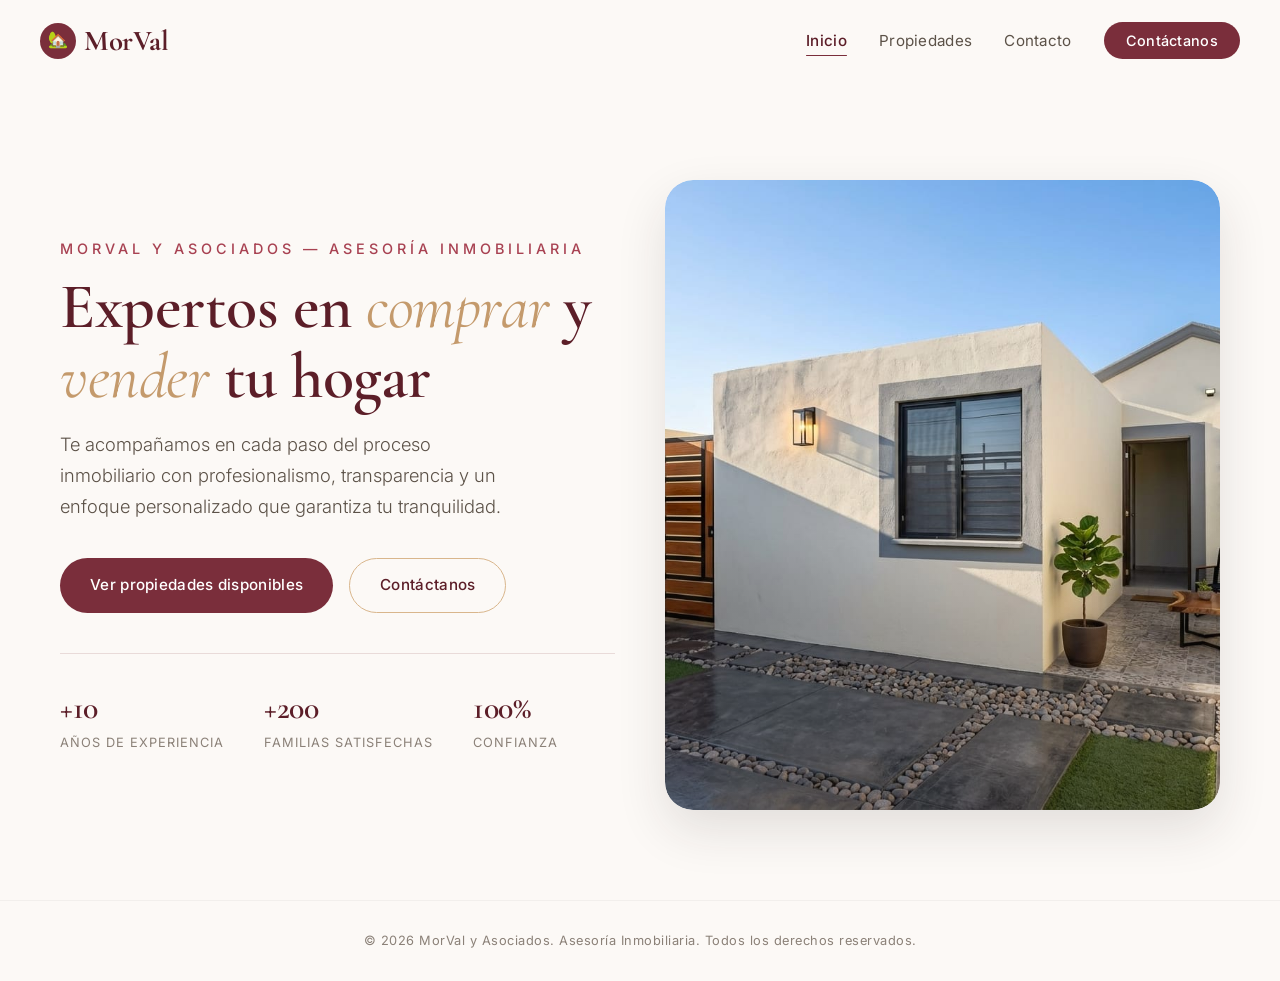
<file: index.html>
<!DOCTYPE html>
<html lang="es">
<head>
    <meta charset="UTF-8">
    <meta name="viewport" content="width=device-width, initial-scale=1.0">
    <title>MorVal y Asociados — Asesoría Inmobiliaria</title>
    <link href="https://fonts.googleapis.com/css2?family=Cormorant+Garamond:ital,wght@0,300;0,400;0,500;0,600;0,700;1,300;1,400&family=Inter:wght@300;400;500;600&display=swap" rel="stylesheet">
    <link rel="stylesheet" href="estilos.css">
</head>
<body>
    <nav class="navbar" id="navbar">
        <a href="index.html" class="navbar-brand">
            <span class="icon">🏡</span> MorVal
        </a>
        <ul class="nav-links" id="navLinks">
            <li><a href="index.html" class="active">Inicio</a></li>
            <li><a href="catalogo.html">Propiedades</a></li>
            <li><a href="contacto.html">Contacto</a></li>
            <li><a href="contacto.html" class="btn-contact-nav">Contáctanos</a></li>
        </ul>
        <button class="menu-toggle" id="menuToggle" aria-label="Menú">
            <span></span><span></span><span></span>
        </button>
    </nav>

    <main class="page-content">
        <div class="hero">
            <div class="hero-content">
                <p class="hero-eyebrow">MorVal y Asociados — Asesoría Inmobiliaria</p>
                <h1 class="hero-title">Expertos en <span>comprar</span> y <span>vender</span> tu hogar</h1>
                <p class="hero-subtitle">
                    Te acompañamos en cada paso del proceso inmobiliario con profesionalismo, transparencia y un enfoque personalizado que garantiza tu tranquilidad.
                </p>
                <div class="hero-buttons">
                    <a href="catalogo.html" class="btn btn-primary">Ver propiedades disponibles</a>
                    <a href="contacto.html" class="btn btn-outline">Contáctanos</a>
                </div>
                <div class="hero-stats">
                    <div class="hero-stat">
                        <div class="hero-stat-number">+10</div>
                        <div class="hero-stat-label">Años de experiencia</div>
                    </div>
                    <div class="hero-stat">
                        <div class="hero-stat-number">+200</div>
                        <div class="hero-stat-label">Familias satisfechas</div>
                    </div>
                    <div class="hero-stat">
                        <div class="hero-stat-number">100%</div>
                        <div class="hero-stat-label">Confianza</div>
                    </div>
                </div>
            </div>
            <div class="hero-image">
                <img src="imagenes_casas/casa_inicio.jpeg"
                alt="Casa elegante" loading="eager">
            </div>
        </div>
    </main>

    <footer class="footer">
        © 2026 MorVal y Asociados. Asesoría Inmobiliaria. Todos los derechos reservados.
    </footer>

    <script src="script.js"></script>
</body>
</html>
</file>
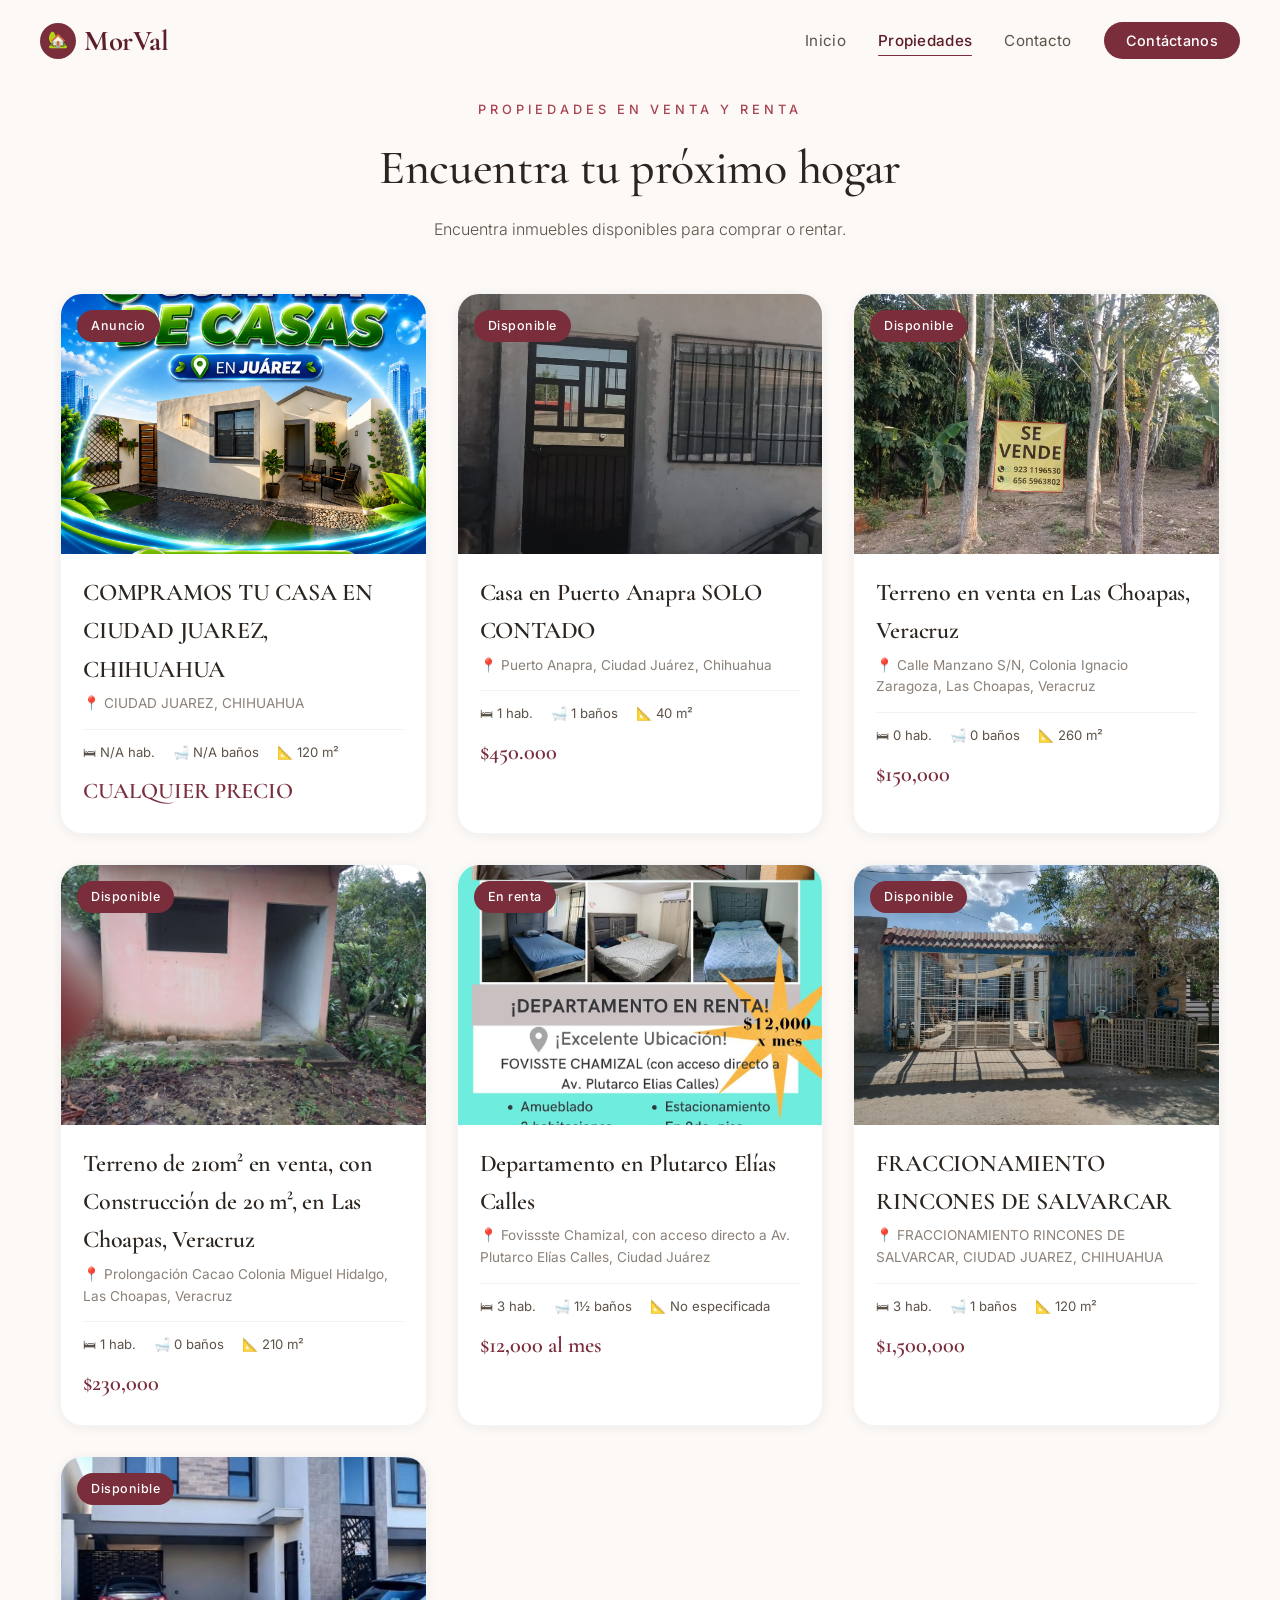
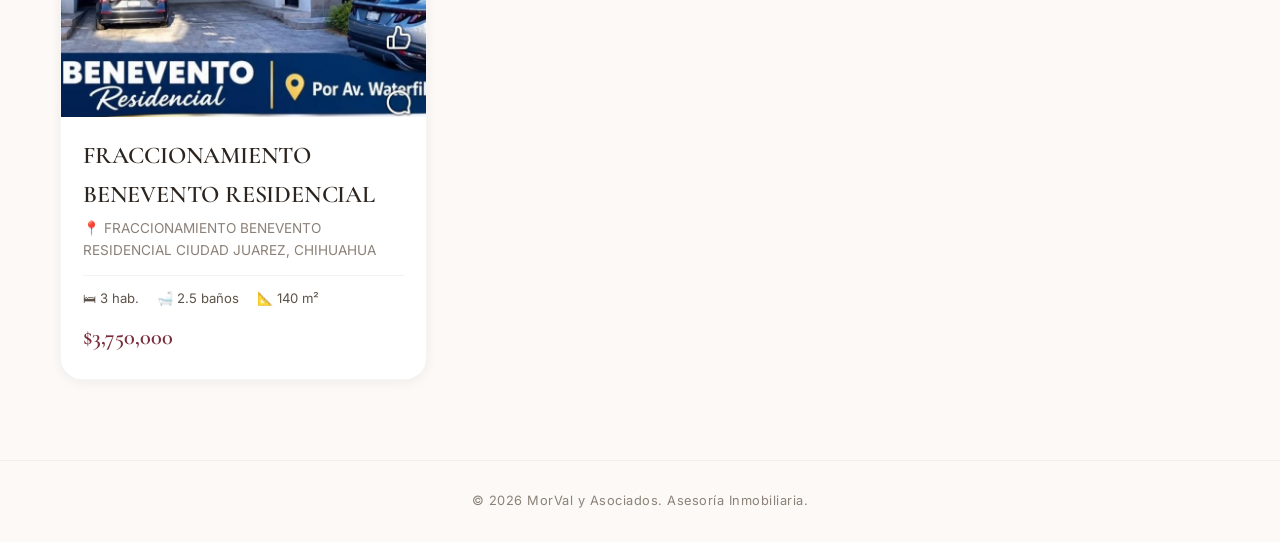
<file: catalogo.html>
<!DOCTYPE html>
<html lang="es">
<head>
    <meta charset="UTF-8">
    <meta name="viewport" content="width=device-width, initial-scale=1.0">
    <title>Propiedades en venta y renta — MorVal y Asociados</title>
    <link href="https://fonts.googleapis.com/css2?family=Cormorant+Garamond:ital,wght@0,300;0,400;0,500;0,600;0,700;1,300;1,400&family=Inter:wght@300;400;500;600&display=swap" rel="stylesheet">
    <link rel="stylesheet" href="estilos.css">
</head>
<body id="catalog-page">
    <nav class="navbar" id="navbar">
        <a href="index.html" class="navbar-brand">
            <span class="icon">🏡</span> MorVal
        </a>
        <ul class="nav-links" id="navLinks">
            <li><a href="index.html">Inicio</a></li>
            <li><a href="catalogo.html" class="active">Propiedades</a></li>
            <li><a href="contacto.html">Contacto</a></li>
            <li><a href="contacto.html" class="btn-contact-nav">Contáctanos</a></li>
        </ul>
        <button class="menu-toggle" id="menuToggle" aria-label="Menú">
            <span></span><span></span><span></span>
        </button>
    </nav>

    <main class="page-content">
        <div class="section-header">
            <p class="section-tag">Propiedades en venta y renta</p>
            <h2 class="section-title">Encuentra tu próximo hogar</h2>
            <p class="section-subtitle">Encuentra inmuebles disponibles para comprar o rentar.</p>
        </div>
        <div class="catalog-grid" id="catalogGrid"></div>
    </main>

    <footer class="footer">
        © 2026 MorVal y Asociados. Asesoría Inmobiliaria.
    </footer>

    <script src="script.js"></script>
</body>
</html>
</file>
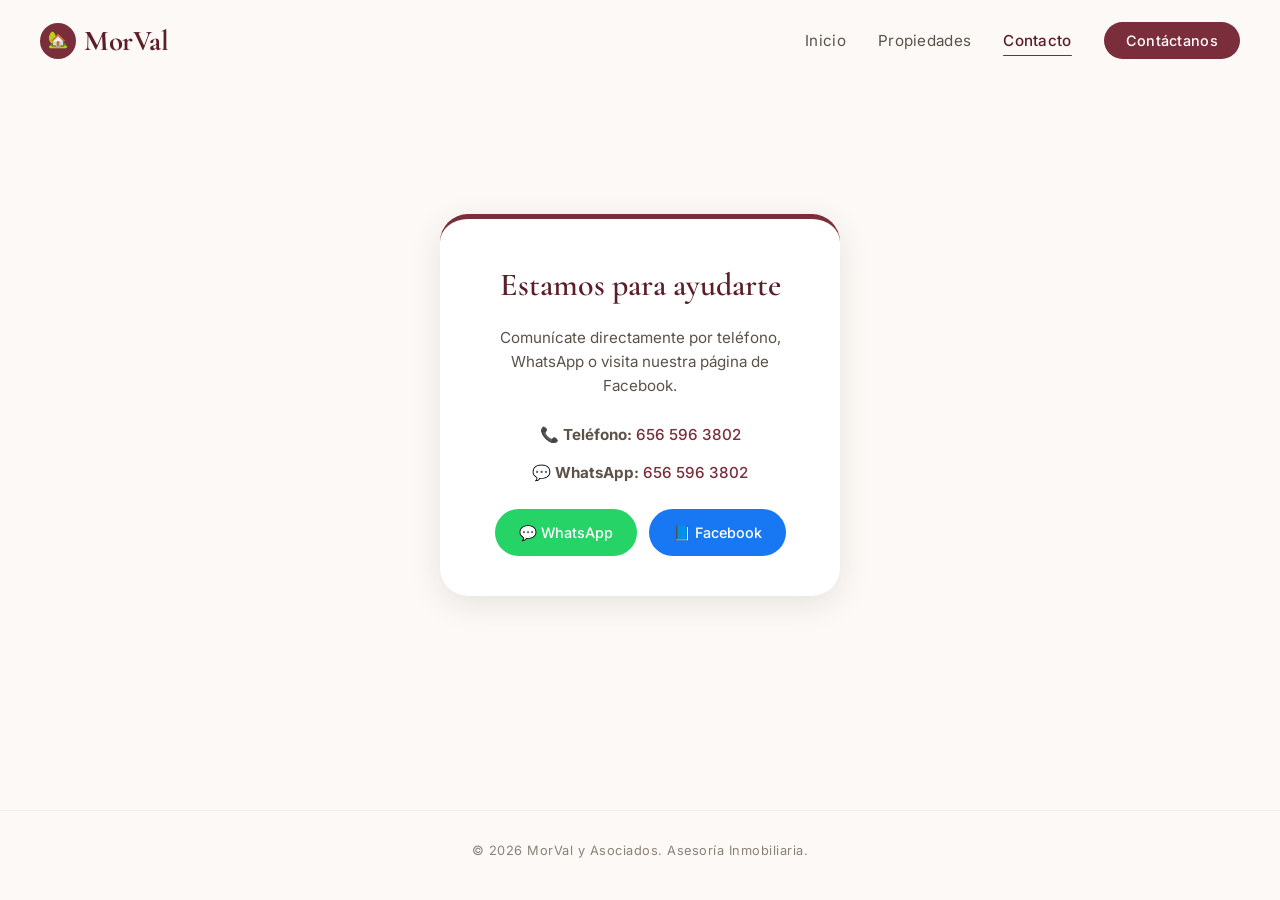
<file: contacto.html>
<!DOCTYPE html>
<html lang="es">
<head>
    <meta charset="UTF-8">
    <meta name="viewport" content="width=device-width, initial-scale=1.0">
    <title>Contacto — MorVal y Asociados</title>
    <link href="https://fonts.googleapis.com/css2?family=Cormorant+Garamond:ital,wght@0,300;0,400;0,500;0,600;0,700;1,300;1,400&family=Inter:wght@300;400;500;600&display=swap" rel="stylesheet">
    <link rel="stylesheet" href="estilos.css">
</head>
<body id="contact-page">
    <nav class="navbar" id="navbar">
        <a href="index.html" class="navbar-brand">
            <span class="icon">🏡</span> MorVal
        </a>
        <ul class="nav-links" id="navLinks">
            <li><a href="index.html">Inicio</a></li>
            <li><a href="catalogo.html">Propiedades</a></li>
            <li><a href="contacto.html" class="active">Contacto</a></li>
            <li><a href="contacto.html" class="btn-contact-nav">Contáctanos</a></li>
        </ul>
        <button class="menu-toggle" id="menuToggle" aria-label="Menú">
            <span></span><span></span><span></span>
        </button>
    </nav>

    <main class="page-content">
        <div class="contact-wrapper">
            <div class="contact-card">
                <h3>Estamos para ayudarte</h3>
                <p>Comunícate directamente por teléfono, WhatsApp o visita nuestra página de Facebook.</p>
                <div class="contact-info-vertical">
                    <div>📞 <strong>Teléfono:</strong> <a href="tel:+526565963802">656 596 3802</a></div>
                    <div>💬 <strong>WhatsApp:</strong> <a href="https://wa.me/526565963802" target="_blank">656 596 3802</a></div>
                </div>
                <div class="contact-buttons">
                    <a href="https://wa.me/526565963802" target="_blank" class="btn-whatsapp">
                        💬 WhatsApp
                    </a>
                    <a href="https://www.facebook.com/profile.php?id=61592575865942" target="_blank" class="btn-facebook">
                        📘 Facebook
                    </a>
                </div>
            </div>
        </div>
    </main>

    <footer class="footer">
        © 2026 MorVal y Asociados. Asesoría Inmobiliaria.
    </footer>

    <script src="script.js"></script>
</body>
</html>
</file>
<file: estilos.css>
:root {
    --bg-cream: #FCF9F6;
    --bg-warm: #F7F1EA;
    --wine: #7A2E3B;
    --wine-light: #A84252;
    --wine-dark: #5C1E28;
    --gold: #C49A6C;
    --gold-light: #D9B68C;
    --text-dark: #2C241E;
    --text-medium: #5C5248;
    --text-light: #8B8178;
    --white: #FFFFFF;
    --shadow-sm: 0 2px 12px rgba(44, 36, 30, 0.06);
    --shadow-md: 0 8px 32px rgba(44, 36, 30, 0.10);
    --shadow-lg: 0 20px 50px rgba(44, 36, 30, 0.12);
    --radius-sm: 8px;
    --radius-md: 14px;
    --radius-lg: 22px;
    --radius-xl: 28px;
    --transition: 0.35s cubic-bezier(0.25, 0.1, 0.25, 1);
}

* {
    margin: 0;
    padding: 0;
    box-sizing: border-box;
}

html {
    scroll-behavior: smooth;
}

body {
    font-family: 'Inter', sans-serif;
    background-color: var(--bg-cream);
    color: var(--text-dark);
    line-height: 1.6;
    overflow-x: hidden;
    -webkit-font-smoothing: antialiased;
}

/* ========== NAVBAR ========== */
.navbar {
    position: fixed;
    top: 0;
    left: 0;
    width: 100%;
    z-index: 1000;
    padding: 18px 40px;
    display: flex;
    align-items: center;
    justify-content: space-between;
    transition: var(--transition);
    background: transparent;
}

.navbar.scrolled {
    background: rgba(252, 249, 246, 0.92);
    backdrop-filter: blur(18px);
    -webkit-backdrop-filter: blur(18px);
    box-shadow: var(--shadow-sm);
    padding: 12px 40px;
}

.navbar-brand {
    font-family: 'Cormorant Garamond', serif;
    font-size: 1.8rem;
    font-weight: 700;
    color: var(--wine-dark);
    letter-spacing: -0.5px;
    text-decoration: none;
    display: flex;
    align-items: center;
    gap: 8px;
    cursor: pointer;
}

.navbar-brand .icon {
    width: 36px;
    height: 36px;
    background: var(--wine);
    border-radius: 50%;
    display: flex;
    align-items: center;
    justify-content: center;
    font-size: 1rem;
    color: white;
    transition: var(--transition);
}

.navbar.scrolled .navbar-brand .icon {
    background: var(--wine-dark);
}

.nav-links {
    display: flex;
    list-style: none;
    gap: 32px;
    align-items: center;
}

.nav-links a {
    text-decoration: none;
    color: var(--text-medium);
    font-size: 0.95rem;
    font-weight: 400;
    letter-spacing: 0.3px;
    transition: var(--transition);
    position: relative;
    padding: 6px 0;
    cursor: pointer;
}

.nav-links a::after {
    content: '';
    position: absolute;
    bottom: 0;
    left: 0;
    width: 0%;
    height: 1.5px;
    background: var(--wine);
    transition: var(--transition);
    border-radius: 2px;
}

.nav-links a:hover {
    color: var(--text-dark);
}
.nav-links a:hover::after {
    width: 100%;
}
.nav-links a.active {
    color: var(--wine-dark);
    font-weight: 500;
}
.nav-links a.active::after {
    width: 100%;
}

.btn-contact-nav {
    background: var(--wine);
    color: white !important;
    padding: 10px 22px !important;
    border-radius: 50px;
    font-weight: 500 !important;
    letter-spacing: 0.3px;
    transition: var(--transition);
    font-size: 0.9rem !important;
    cursor: pointer;
    border: none;
}
.btn-contact-nav:hover {
    background: var(--wine-dark);
    transform: translateY(-2px);
    box-shadow: var(--shadow-md);
}
.btn-contact-nav::after {
    display: none !important;
}

.menu-toggle {
    display: none;
    flex-direction: column;
    gap: 6px;
    cursor: pointer;
    z-index: 1001;
    background: none;
    border: none;
    padding: 6px;
}
.menu-toggle span {
    width: 26px;
    height: 2px;
    background: var(--text-dark);
    border-radius: 3px;
    transition: var(--transition);
}

/* ========== PAGE CONTENT ========== */
.page-content {
    min-height: 100vh;
    padding-top: 90px;
}

/* ========== HOME PAGE ========== */
.hero {
    display: flex;
    align-items: center;
    min-height: calc(100vh - 90px);
    padding: 0 60px;
    gap: 50px;
}

.hero-content {
    flex: 1;
    z-index: 2;
}

.hero-eyebrow {
    font-family: 'Inter', sans-serif;
    font-size: 0.9rem;
    letter-spacing: 4px;
    text-transform: uppercase;
    color: var(--wine-light);
    margin-bottom: 12px;
    font-weight: 500;
}

.hero-title {
    font-family: 'Cormorant Garamond', serif;
    font-size: 4rem;
    font-weight: 600;
    line-height: 1.1;
    color: var(--wine-dark);
    margin-bottom: 16px;
    letter-spacing: -0.5px;
}
.hero-title span {
    color: var(--gold);
    font-style: italic;
    font-weight: 400;
}

.hero-subtitle {
    font-size: 1.15rem;
    color: var(--text-medium);
    max-width: 460px;
    margin-bottom: 36px;
    line-height: 1.7;
    font-weight: 300;
}

.hero-buttons {
    display: flex;
    gap: 16px;
    flex-wrap: wrap;
}

.btn {
    padding: 14px 30px;
    border-radius: 50px;
    font-size: 0.95rem;
    font-weight: 500;
    letter-spacing: 0.3px;
    cursor: pointer;
    transition: var(--transition);
    text-decoration: none;
    display: inline-flex;
    align-items: center;
    gap: 8px;
    border: none;
    font-family: 'Inter', sans-serif;
}

.btn-primary {
    background: var(--wine);
    color: white;
}
.btn-primary:hover {
    background: var(--wine-dark);
    transform: translateY(-3px);
    box-shadow: var(--shadow-lg);
}

.btn-outline {
    background: transparent;
    color: var(--wine-dark);
    border: 1.5px solid var(--gold-light);
}
.btn-outline:hover {
    background: var(--gold-light);
    border-color: var(--gold-light);
    color: white;
    transform: translateY(-3px);
    box-shadow: var(--shadow-md);
}

.hero-image {
    flex: 1;
    position: relative;
    height: 70vh;
    min-height: 500px;
    border-radius: var(--radius-xl);
    overflow: hidden;
    box-shadow: var(--shadow-lg);
    z-index: 1;
}
.hero-image img {
    width: 100%;
    height: 100%;
    object-fit: cover;
    border-radius: var(--radius-xl);
    transition: transform 1.2s ease;
}
.hero-image:hover img {
    transform: scale(1.04);
}

.hero-image::before {
    content: '';
    position: absolute;
    inset: 0;
    background: linear-gradient(180deg, transparent 55%, rgba(44, 36, 30, 0.3) 100%);
    border-radius: var(--radius-xl);
    z-index: 2;
    pointer-events: none;
}

.hero-stats {
    display: flex;
    gap: 40px;
    margin-top: 40px;
    padding-top: 28px;
    border-top: 1px solid rgba(122, 46, 59, 0.15);
}
.hero-stat {
    text-align: left;
}
.hero-stat-number {
    font-family: 'Cormorant Garamond', serif;
    font-size: 2rem;
    font-weight: 600;
    color: var(--wine-dark);
    letter-spacing: -0.5px;
}
.hero-stat-label {
    font-size: 0.8rem;
    color: var(--text-light);
    letter-spacing: 1px;
    text-transform: uppercase;
    font-weight: 400;
}

/* ========== CATALOG PAGE ========== */
#catalog-page .page-content {
    padding: 100px 60px 80px;
}

.section-header {
    text-align: center;
    margin-bottom: 50px;
}
.section-tag {
    font-size: 0.8rem;
    letter-spacing: 4px;
    text-transform: uppercase;
    color: var(--wine-light);
    font-weight: 500;
    margin-bottom: 10px;
}
.section-title {
    font-family: 'Cormorant Garamond', serif;
    font-size: 3rem;
    font-weight: 500;
    color: var(--text-dark);
    letter-spacing: -0.3px;
}
.section-subtitle {
    color: var(--text-medium);
    font-weight: 300;
    max-width: 500px;
    margin: 10px auto 0;
    font-size: 1rem;
}

.catalog-grid {
    display: grid;
    grid-template-columns: repeat(auto-fill, minmax(340px, 1fr));
    gap: 30px;
    max-width: 1300px;
    margin: 0 auto;
}

.house-card {
    background: var(--white);
    border-radius: var(--radius-lg);
    overflow: hidden;
    cursor: pointer;
    transition: var(--transition);
    box-shadow: var(--shadow-sm);
    position: relative;
    border: 1px solid rgba(0, 0, 0, 0.04);
    text-decoration: none;
    color: inherit;
    display: block;
}
.house-card:hover {
    transform: translateY(-8px);
    box-shadow: var(--shadow-lg);
}

.house-card-image {
    width: 100%;
    height: 260px;
    overflow: hidden;
    position: relative;
}
.house-card-image img {
    width: 100%;
    height: 100%;
    object-fit: cover;
    transition: transform 0.7s ease;
}
.house-card:hover .house-card-image img {
    transform: scale(1.06);
}
.house-card-badge {
    position: absolute;
    top: 16px;
    left: 16px;
    background: var(--wine);
    color: white;
    padding: 6px 14px;
    border-radius: 50px;
    font-size: 0.78rem;
    font-weight: 500;
    letter-spacing: 0.5px;
    z-index: 2;
}
.house-card-body {
    padding: 20px 22px 24px;
}
.house-card-title {
    font-family: 'Cormorant Garamond', serif;
    font-size: 1.5rem;
    font-weight: 600;
    color: var(--text-dark);
    margin-bottom: 4px;
    letter-spacing: -0.2px;
}
.house-card-location {
    font-size: 0.85rem;
    color: var(--text-light);
    margin-bottom: 14px;
    display: flex;
    align-items: center;
    gap: 5px;
}
.house-card-features {
    display: flex;
    gap: 18px;
    flex-wrap: wrap;
    font-size: 0.82rem;
    color: var(--text-medium);
    padding-top: 12px;
    border-top: 1px solid rgba(0, 0, 0, 0.05);
}
.house-card-features span {
    display: flex;
    align-items: center;
    gap: 4px;
}
.house-card-price {
    font-family: 'Cormorant Garamond', serif;
    font-size: 1.4rem;
    font-weight: 600;
    color: var(--wine);
    margin-top: 10px;
}

/* ========== DETAIL PAGE ========== */
.detail-container {
    max-width: 1000px;
    margin: 0 auto;
    padding: 40px 30px;
}

.detail-image {
    width: 100%;
    height: 450px;
    object-fit: cover;
    border-radius: var(--radius-xl);
    margin-bottom: 30px;
    box-shadow: var(--shadow-md);
}

.detail-gallery {
    position: relative;
}
.gallery-main {
    position: relative;
}
.carousel-btn {
    position: absolute;
    top: 50%;
    transform: translateY(-50%);
    z-index: 5;
    background: rgba(0,0,0,0.45);
    color: white;
    border: none;
    width: 44px;
    height: 44px;
    border-radius: 50%;
    display: inline-flex;
    align-items: center;
    justify-content: center;
    font-size: 1.6rem;
    cursor: pointer;
}
.carousel-prev {
    left: 12px;
}
.carousel-next {
    right: 12px;
}
.gallery-thumbs {
    display: none; /* hidden by default; thumbnails available if you want them visible */
    margin-top: 14px;
    display: flex;
    gap: 10px;
}
.gallery-thumbs .thumb-btn {
    border: none;
    padding: 0;
    background: transparent;
    cursor: pointer;
}
.gallery-thumbs img {
    width: 84px;
    height: 60px;
    object-fit: cover;
    border-radius: 8px;
    box-shadow: var(--shadow-sm);
}

/* ========== LIGHTBOX ========== */
.lightbox {
    position: fixed;
    inset: 0;
    display: none;
    align-items: center;
    justify-content: center;
    background: rgba(0,0,0,0.85);
    z-index: 2000;
    padding: 20px;
}
.lightbox.active {
    display: flex;
}
.lightbox-content {
    max-width: 1200px;
    max-height: 90vh;
    width: 100%;
    display: flex;
    align-items: center;
    justify-content: center;
}
.lightbox-content img {
    max-width: 100%;
    max-height: 90vh;
    object-fit: contain;
    border-radius: 10px;
    box-shadow: 0 10px 40px rgba(0,0,0,0.6);
}
.lightbox-close {
    position: absolute;
    top: 18px;
    right: 18px;
    z-index: 2010;
    background: rgba(0,0,0,0.6);
    color: white;
    border: none;
    width: 44px;
    height: 44px;
    border-radius: 50%;
    font-size: 1.6rem;
    display: inline-flex;
    align-items: center;
    justify-content: center;
    cursor: pointer;
}
.lightbox-nav {
    position: absolute;
    top: 50%;
    transform: translateY(-50%);
    z-index: 2010;
    background: rgba(0,0,0,0.45);
    color: white;
    border: none;
    width: 56px;
    height: 56px;
    border-radius: 50%;
    display: inline-flex;
    align-items: center;
    justify-content: center;
    font-size: 2rem;
    cursor: pointer;
}
.lightbox-nav.prev { left: 24px; }
.lightbox-nav.next { right: 24px; }

@media (max-width: 600px) {
    .lightbox-nav { width: 44px; height: 44px; font-size: 1.6rem; }
    .lightbox-close { width: 40px; height: 40px; font-size: 1.4rem; }
}

.detail-badge {
    display: inline-block;
    background: var(--wine);
    color: white;
    padding: 6px 16px;
    border-radius: 50px;
    font-size: 0.8rem;
    font-weight: 500;
    letter-spacing: 0.5px;
    margin-bottom: 12px;
}

.detail-title {
    font-family: 'Cormorant Garamond', serif;
    font-size: 2.8rem;
    font-weight: 600;
    margin-bottom: 4px;
    letter-spacing: -0.3px;
    color: var(--wine-dark);
}

.detail-location {
    font-size: 1rem;
    color: var(--text-light);
    margin-bottom: 12px;
}

.detail-price {
    font-family: 'Cormorant Garamond', serif;
    font-size: 2.2rem;
    font-weight: 600;
    color: var(--wine);
    margin-bottom: 20px;
}

.detail-features {
    display: flex;
    gap: 24px;
    flex-wrap: wrap;
    margin-bottom: 24px;
    font-size: 1rem;
    color: var(--text-medium);
}
.detail-features span {
    background: var(--bg-warm);
    padding: 10px 18px;
    border-radius: 50px;
    font-weight: 500;
}

.detail-description {
    color: var(--text-medium);
    line-height: 1.8;
    font-size: 1rem;
    margin-bottom: 28px;
}

.detail-grid {
    display: grid;
    grid-template-columns: 1fr 1fr;
    gap: 14px;
    font-size: 0.95rem;
    color: var(--text-medium);
    background: var(--bg-cream);
    padding: 24px;
    border-radius: var(--radius-md);
    margin-bottom: 30px;
}
.detail-grid strong {
    color: var(--text-dark);
}

/* ========== CONTACT PAGE ========== */
#contact-page .page-content {
    display: flex;
    align-items: center;
    justify-content: center;
    min-height: calc(100vh - 90px);
    padding: 40px 20px;
}
.contact-wrapper {
    display: flex;
    gap: 50px;
    max-width: 900px;
    width: 100%;
    flex-wrap: wrap;
    justify-content: center;
}
.contact-card {
    background: var(--white);
    border-radius: var(--radius-xl);
    padding: 40px 34px;
    box-shadow: var(--shadow-md);
    text-align: center;
    flex: 1;
    min-width: 280px;
    max-width: 400px;
    border-top: 5px solid var(--wine);
}
.contact-card h3 {
    font-family: 'Cormorant Garamond', serif;
    font-size: 2rem;
    font-weight: 600;
    color: var(--wine-dark);
    margin-bottom: 16px;
}
.contact-card p {
    color: var(--text-medium);
    margin-bottom: 24px;
    font-size: 0.95rem;
}
.contact-info-vertical {
    display: flex;
    flex-direction: column;
    gap: 14px;
    margin-bottom: 24px;
    font-size: 0.95rem;
    color: var(--text-medium);
}
.contact-info-vertical a {
    color: var(--wine);
    text-decoration: none;
    font-weight: 500;
    transition: var(--transition);
}
.contact-info-vertical a:hover {
    color: var(--wine-dark);
}
.contact-buttons {
    display: flex;
    flex-wrap: wrap;
    gap: 12px;
    justify-content: center;
}
.btn-whatsapp {
    background: #25D366;
    color: white;
    padding: 12px 24px;
    border-radius: 50px;
    font-weight: 500;
    text-decoration: none;
    display: inline-flex;
    align-items: center;
    gap: 8px;
    transition: var(--transition);
    font-size: 0.9rem;
}
.btn-whatsapp:hover {
    background: #1DA851;
    transform: translateY(-2px);
}
.btn-facebook {
    background: #1877F2;
    color: white;
    padding: 12px 24px;
    border-radius: 50px;
    font-weight: 500;
    text-decoration: none;
    display: inline-flex;
    align-items: center;
    gap: 8px;
    transition: var(--transition);
    font-size: 0.9rem;
}
.btn-facebook:hover {
    background: #0D65D9;
    transform: translateY(-2px);
}

/* ========== FOOTER ========== */
.footer {
    text-align: center;
    padding: 30px;
    font-size: 0.8rem;
    color: var(--text-light);
    letter-spacing: 0.5px;
    border-top: 1px solid rgba(0, 0, 0, 0.04);
}

/* ========== RESPONSIVE ========== */
@media (max-width: 900px) {
    .hero {
        flex-direction: column;
        padding: 120px 28px 40px;
        gap: 30px;
        min-height: auto;
    }
    .hero-content {
        padding-top: 20px;
        text-align: center;
    }
    .hero-title {
        font-size: 2.8rem;
    }
    .hero-subtitle {
        max-width: 100%;
        margin: 0 auto 28px;
    }
    .hero-buttons {
        justify-content: center;
    }
    .hero-stats {
        justify-content: center;
        gap: 28px;
    }
    .hero-image {
        height: 45vh;
        min-height: 300px;
        width: 100%;
    }
    #catalog-page .page-content {
        padding: 60px 20px 50px;
    }
    .catalog-grid {
        grid-template-columns: 1fr;
    }
    .contact-wrapper {
        flex-direction: column;
        align-items: center;
    }
    .nav-links {
        position: fixed;
        top: 0;
        right: -100%;
        width: 70%;
        max-width: 320px;
        height: 100vh;
        background: rgba(252, 249, 246, 0.97);
        backdrop-filter: blur(20px);
        flex-direction: column;
        padding: 100px 30px 40px;
        gap: 20px;
        transition: right 0.4s ease;
        box-shadow: var(--shadow-lg);
        z-index: 999;
    }
    .nav-links.open {
        right: 0;
    }
    .menu-toggle {
        display: flex;
    }
    .navbar {
        padding: 14px 20px;
    }
    .navbar.scrolled {
        padding: 10px 20px;
    }
    .detail-image {
        height: 280px;
    }
    .detail-title {
        font-size: 2rem;
    }
}

@media (max-width: 480px) {
    .hero-title {
        font-size: 2.2rem;
    }
    .hero-stats {
        flex-wrap: wrap;
        gap: 18px;
    }
    .section-title {
        font-size: 2.2rem;
    }
    .detail-grid {
        grid-template-columns: 1fr;
    }
}

::-webkit-scrollbar {
    width: 6px;
}
::-webkit-scrollbar-track {
    background: transparent;
}
::-webkit-scrollbar-thumb {
    background: #d5cdc3;
    border-radius: 10px;
}
</file>
